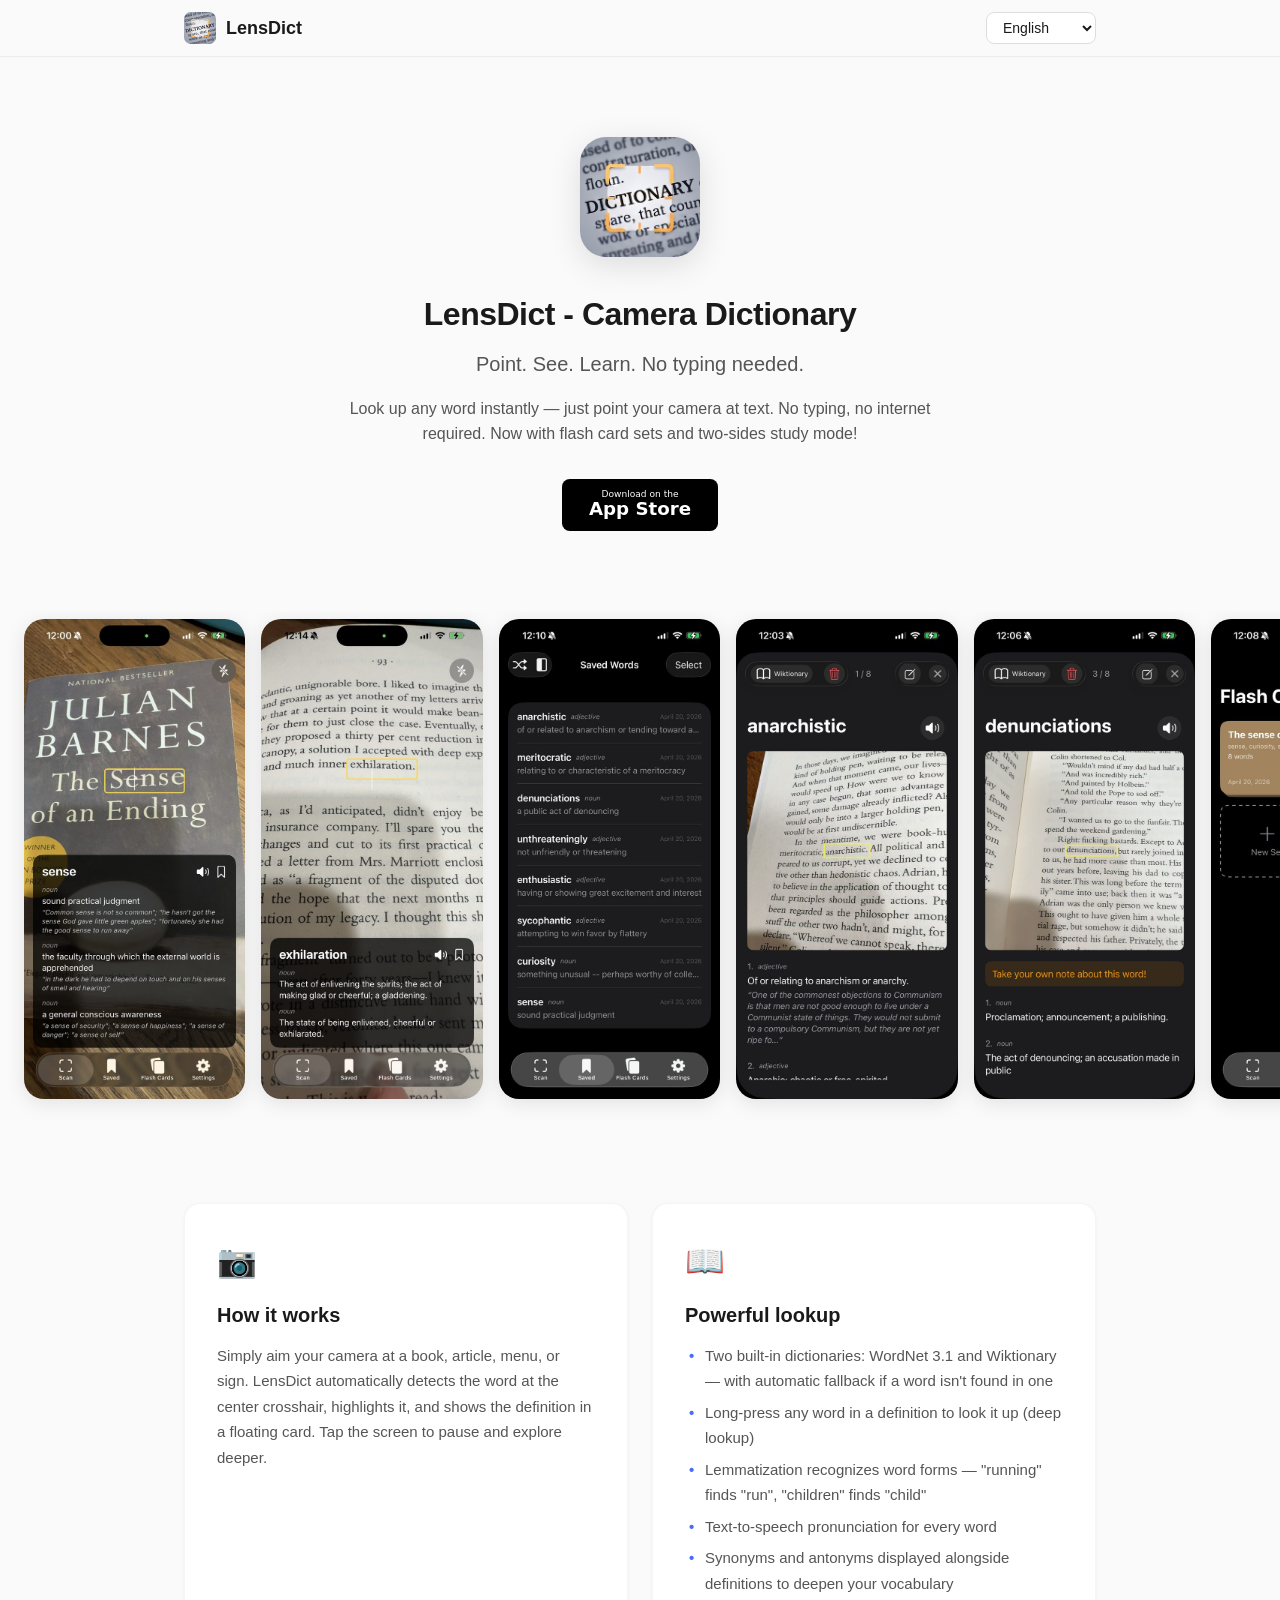
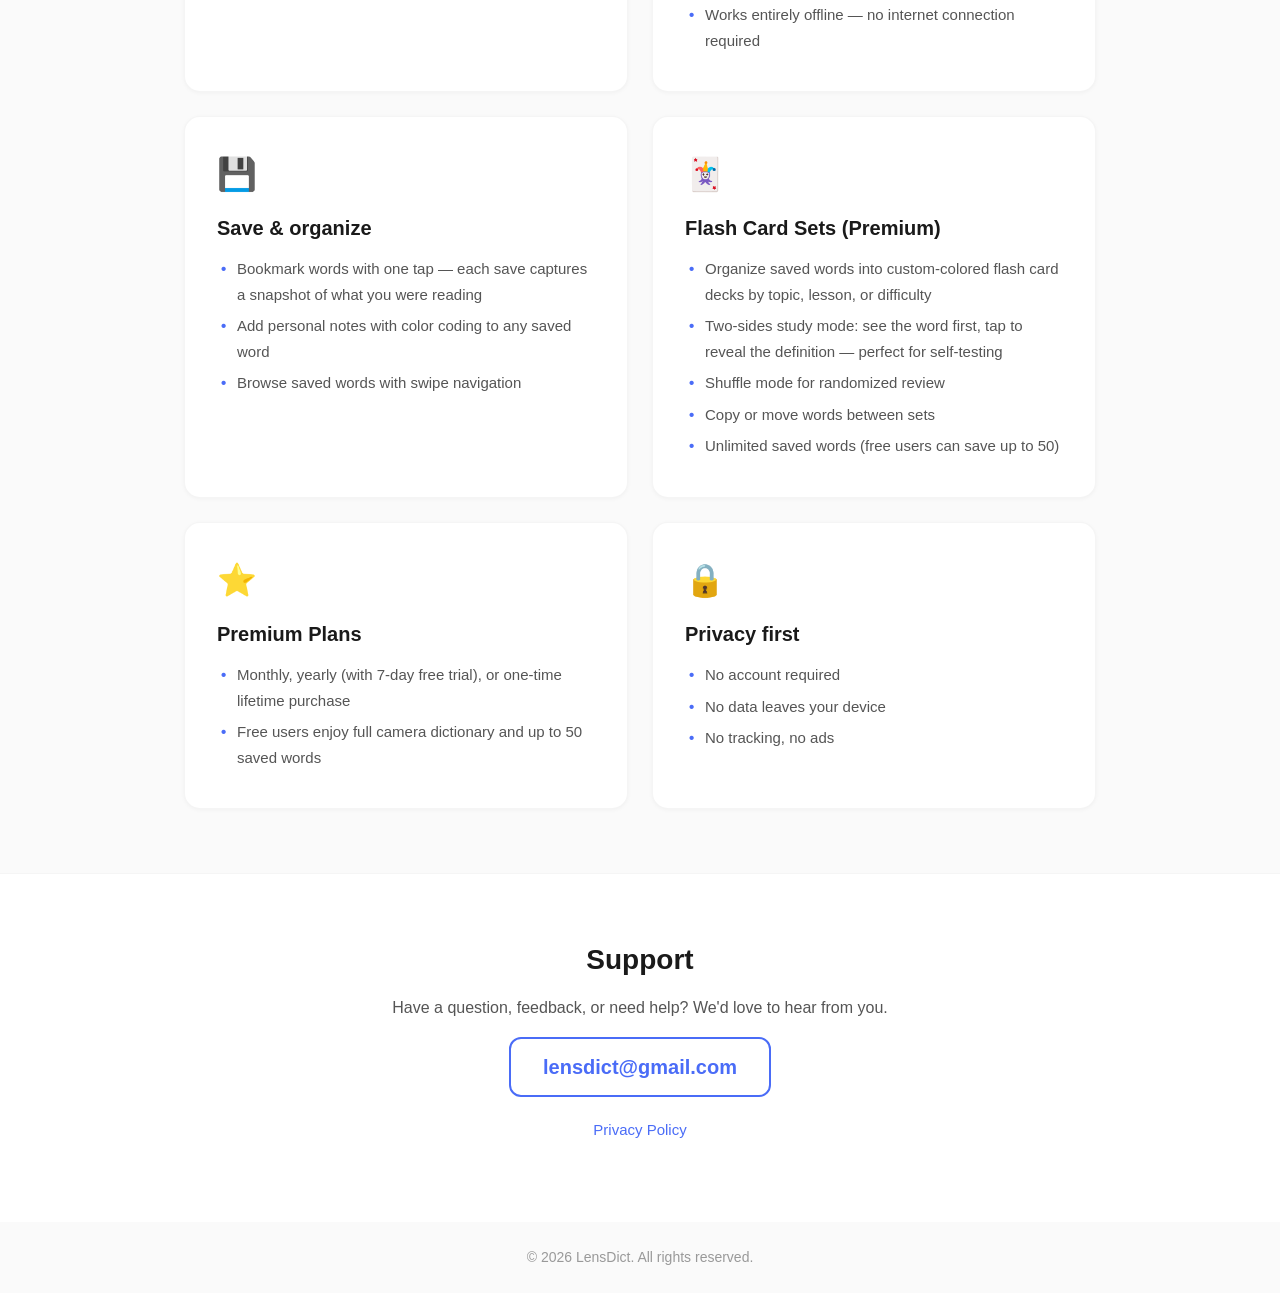
<file: index.html>
<!DOCTYPE html>
<html lang="en">
<head>
    <meta charset="UTF-8">
    <meta name="viewport" content="width=device-width, initial-scale=1.0">
    <title>LensDict - Camera Dictionary</title>
    <meta name="description" content="Point your camera at any text and instantly see word definitions. No typing, no internet needed.">
    <link rel="icon" type="image/png" href="images/icon-web.png">
    <link rel="stylesheet" href="css/style.css">
</head>
<body>

<!-- Navigation -->
<nav class="nav">
    <div class="nav-inner">
        <div class="nav-brand">
            <img src="images/icon-web.png" alt="LensDict" class="nav-icon">
            <span>LensDict</span>
        </div>
        <div class="nav-right">
            <select id="lang-switcher" class="lang-switcher" aria-label="Language">
                <option value="en">English</option>
                <option value="zh-Hans">简体中文</option>
                <option value="zh-Hant">繁體中文</option>
                <option value="ja">日本語</option>
                <option value="ko">한국어</option>
                <option value="es">Español</option>
                <option value="pt-BR">Português</option>
            </select>
        </div>
    </div>
</nav>

<!-- Hero -->
<section class="hero">
    <div class="container">
        <img src="images/icon-web.png" alt="LensDict App Icon" class="hero-icon">
        <h1 data-i18n="appName">LensDict - Camera Dictionary</h1>
        <p class="hero-subtitle" data-i18n="subtitle">Point. See. Learn. No typing needed.</p>
        <p class="hero-promo" data-i18n="promo">Look up any word instantly — just point your camera at text. No typing, no internet required. Now with flash card sets and two-sides study mode!</p>
        <a href="https://apps.apple.com/app/lensdict-camera-dictionary/id6762572739" class="app-store-badge" aria-label="Download on the App Store">
            <svg viewBox="0 0 120 40" width="156" height="52">
                <rect width="120" height="40" rx="6" fill="#000"/>
                <text x="60" y="14" text-anchor="middle" fill="#fff" font-size="7" font-family="-apple-system, system-ui, sans-serif">Download on the</text>
                <text x="60" y="28" text-anchor="middle" fill="#fff" font-size="14" font-weight="600" font-family="-apple-system, system-ui, sans-serif">App Store</text>
            </svg>
        </a>
    </div>
</section>

<!-- Screenshots -->
<section class="screenshots">
    <div class="container">
        <div class="screenshots-track" id="screenshots-track">
            <img src="images/screenshot-1.jpg" alt="Screenshot 1" loading="lazy">
            <img src="images/screenshot-2.jpg" alt="Screenshot 2" loading="lazy">
            <img src="images/screenshot-3.jpg" alt="Screenshot 3" loading="lazy">
            <img src="images/screenshot-4.jpg" alt="Screenshot 4" loading="lazy">
            <img src="images/screenshot-5.jpg" alt="Screenshot 5" loading="lazy">
            <img src="images/screenshot-6.jpg" alt="Screenshot 6" loading="lazy">
            <img src="images/screenshot-7.jpg" alt="Screenshot 7" loading="lazy">
            <img src="images/screenshot-8.jpg" alt="Screenshot 8" loading="lazy">
        </div>
    </div>
</section>

<!-- Features -->
<section class="features">
    <div class="container">

        <div class="feature-card">
            <div class="feature-icon">📷</div>
            <h2 data-i18n="feat1Title">How it works</h2>
            <p data-i18n="feat1Desc">Simply aim your camera at a book, article, menu, or sign. LensDict automatically detects the word at the center crosshair, highlights it, and shows the definition in a floating card. Tap the screen to pause and explore deeper.</p>
        </div>

        <div class="feature-card">
            <div class="feature-icon">📖</div>
            <h2 data-i18n="feat2Title">Powerful lookup</h2>
            <ul>
                <li data-i18n="feat2a">Two built-in dictionaries: WordNet 3.1 and Wiktionary — with automatic fallback if a word isn't found in one</li>
                <li data-i18n="feat2b">Long-press any word in a definition to look it up (deep lookup)</li>
                <li data-i18n="feat2c">Lemmatization recognizes word forms — "running" finds "run", "children" finds "child"</li>
                <li data-i18n="feat2d">Text-to-speech pronunciation for every word</li>
                <li data-i18n="feat2f">Synonyms and antonyms displayed alongside definitions to deepen your vocabulary</li>
                <li data-i18n="feat2e">Works entirely offline — no internet connection required</li>
            </ul>
        </div>

        <div class="feature-card">
            <div class="feature-icon">💾</div>
            <h2 data-i18n="feat3Title">Save &amp; organize</h2>
            <ul>
                <li data-i18n="feat3a">Bookmark words with one tap — each save captures a snapshot of what you were reading</li>
                <li data-i18n="feat3b">Add personal notes with color coding to any saved word</li>
                <li data-i18n="feat3c">Browse saved words with swipe navigation</li>
            </ul>
        </div>

        <div class="feature-card">
            <div class="feature-icon">🃏</div>
            <h2 data-i18n="feat4Title">Flash Card Sets (Premium)</h2>
            <ul>
                <li data-i18n="feat4a">Organize saved words into custom-colored flash card decks by topic, lesson, or difficulty</li>
                <li data-i18n="feat4b">Two-sides study mode: see the word first, tap to reveal the definition — perfect for self-testing</li>
                <li data-i18n="feat4c">Shuffle mode for randomized review</li>
                <li data-i18n="feat4d">Copy or move words between sets</li>
                <li data-i18n="feat4e">Unlimited saved words (free users can save up to 50)</li>
            </ul>
        </div>

        <div class="feature-card">
            <div class="feature-icon">⭐</div>
            <h2 data-i18n="feat5Title">Premium Plans</h2>
            <ul>
                <li data-i18n="feat5a">Monthly, yearly (with 7-day free trial), or one-time lifetime purchase</li>
                <li data-i18n="feat5b">Free users enjoy full camera dictionary and up to 50 saved words</li>
            </ul>
        </div>

        <div class="feature-card">
            <div class="feature-icon">🔒</div>
            <h2 data-i18n="feat6Title">Privacy first</h2>
            <ul>
                <li data-i18n="feat6a">No account required</li>
                <li data-i18n="feat6b">No data leaves your device</li>
                <li data-i18n="feat6c">No tracking, no ads</li>
            </ul>
        </div>

    </div>
</section>

<!-- Support -->
<section class="support">
    <div class="container">
        <h2 data-i18n="supportTitle">Support</h2>
        <p data-i18n="supportDesc">Have a question, feedback, or need help? We'd love to hear from you.</p>
        <a href="mailto:lensdict@gmail.com" class="support-email">lensdict@gmail.com</a>
        <p class="support-links">
            <a href="privacy.html" data-i18n="privacyLink">Privacy Policy</a>
        </p>
    </div>
</section>

<!-- Footer -->
<footer class="footer">
    <div class="container">
        <p>&copy; 2026 LensDict. <span data-i18n="footerRights">All rights reserved.</span></p>
    </div>
</footer>

<script src="js/i18n.js"></script>
</body>
</html>
</file>
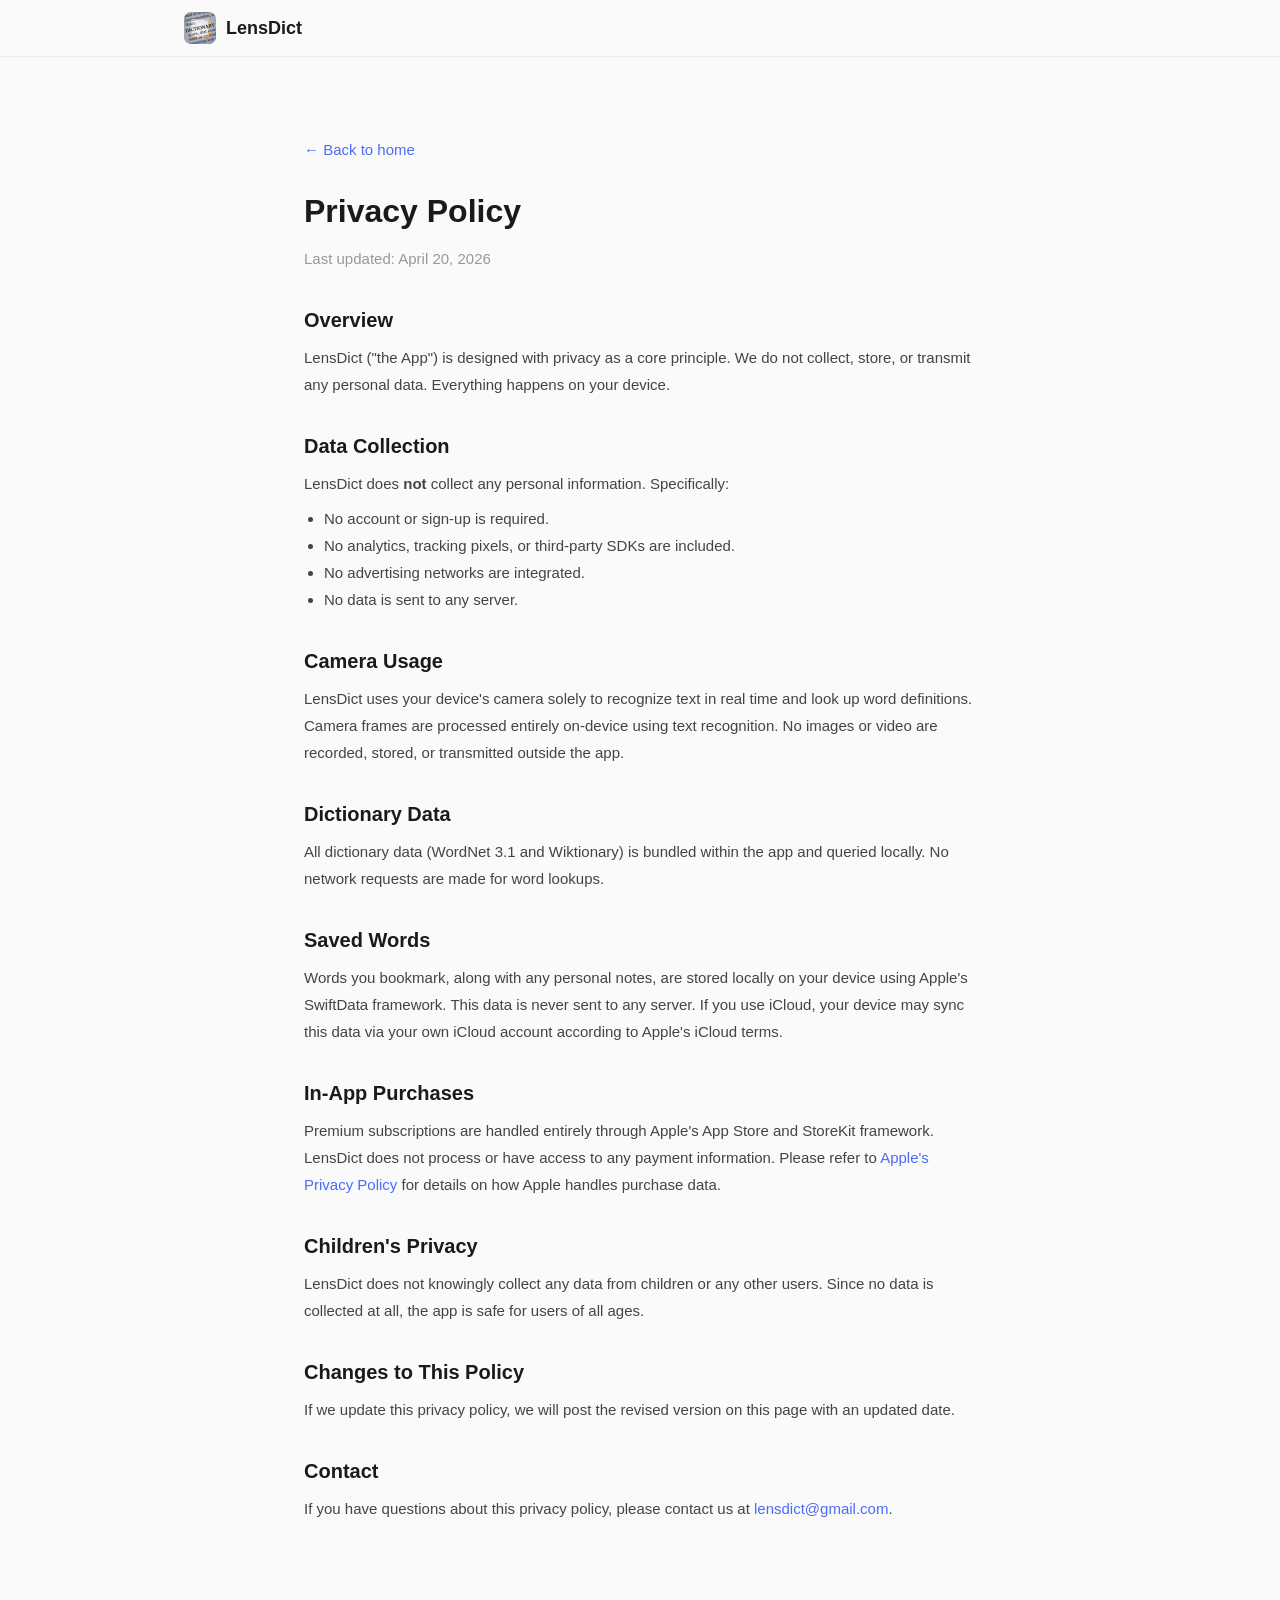
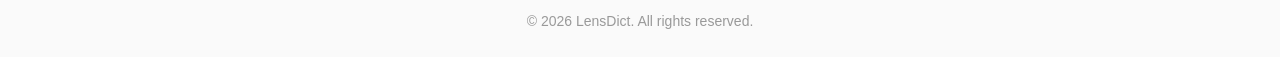
<file: privacy.html>
<!DOCTYPE html>
<html lang="en">
<head>
    <meta charset="UTF-8">
    <meta name="viewport" content="width=device-width, initial-scale=1.0">
    <title>Privacy Policy — LensDict</title>
    <link rel="icon" type="image/png" href="images/icon-web.png">
    <link rel="stylesheet" href="css/style.css">
    <style>
        .policy { max-width: 720px; margin: 0 auto; padding: 80px 24px 64px; }
        .policy h1 { font-size: 32px; margin-bottom: 8px; }
        .policy .date { color: #999; margin-bottom: 32px; }
        .policy h2 { font-size: 20px; margin-top: 32px; margin-bottom: 8px; }
        .policy p, .policy li { font-size: 15px; color: #444; line-height: 1.8; }
        .policy ul { padding-left: 20px; margin: 8px 0; }
        .policy a { color: var(--color-accent); text-decoration: none; }
        .policy a:hover { text-decoration: underline; }
        .back { display: inline-block; margin-bottom: 24px; font-size: 15px; }
    </style>
</head>
<body>

<nav class="nav">
    <div class="nav-inner">
        <a href="index.html" class="nav-brand" style="text-decoration:none;color:inherit;">
            <img src="images/icon-web.png" alt="LensDict" class="nav-icon">
            <span>LensDict</span>
        </a>
    </div>
</nav>

<div class="policy">
    <a href="index.html" class="back">&larr; Back to home</a>
    <h1>Privacy Policy</h1>
    <p class="date">Last updated: April 20, 2026</p>

    <h2>Overview</h2>
    <p>LensDict ("the App") is designed with privacy as a core principle. We do not collect, store, or transmit any personal data. Everything happens on your device.</p>

    <h2>Data Collection</h2>
    <p>LensDict does <strong>not</strong> collect any personal information. Specifically:</p>
    <ul>
        <li>No account or sign-up is required.</li>
        <li>No analytics, tracking pixels, or third-party SDKs are included.</li>
        <li>No advertising networks are integrated.</li>
        <li>No data is sent to any server.</li>
    </ul>

    <h2>Camera Usage</h2>
    <p>LensDict uses your device's camera solely to recognize text in real time and look up word definitions. Camera frames are processed entirely on-device using text recognition. No images or video are recorded, stored, or transmitted outside the app.</p>

    <h2>Dictionary Data</h2>
    <p>All dictionary data (WordNet 3.1 and Wiktionary) is bundled within the app and queried locally. No network requests are made for word lookups.</p>

    <h2>Saved Words</h2>
    <p>Words you bookmark, along with any personal notes, are stored locally on your device using Apple's SwiftData framework. This data is never sent to any server. If you use iCloud, your device may sync this data via your own iCloud account according to Apple's iCloud terms.</p>

    <h2>In-App Purchases</h2>
    <p>Premium subscriptions are handled entirely through Apple's App Store and StoreKit framework. LensDict does not process or have access to any payment information. Please refer to <a href="https://www.apple.com/legal/privacy/" rel="noopener">Apple's Privacy Policy</a> for details on how Apple handles purchase data.</p>

    <h2>Children's Privacy</h2>
    <p>LensDict does not knowingly collect any data from children or any other users. Since no data is collected at all, the app is safe for users of all ages.</p>

    <h2>Changes to This Policy</h2>
    <p>If we update this privacy policy, we will post the revised version on this page with an updated date.</p>

    <h2>Contact</h2>
    <p>If you have questions about this privacy policy, please contact us at <a href="mailto:lensdict@gmail.com">lensdict@gmail.com</a>.</p>
</div>

<footer class="footer">
    <div class="container">
        <p>&copy; 2026 LensDict. All rights reserved.</p>
    </div>
</footer>

</body>
</html>
</file>
<file: css/style.css>
/* === Reset & Base === */
*, *::before, *::after { box-sizing: border-box; margin: 0; padding: 0; }

:root {
    --color-bg: #fafafa;
    --color-surface: #ffffff;
    --color-text: #1a1a1a;
    --color-text-secondary: #555;
    --color-accent: #4a6cf7;
    --color-accent-dark: #3b5de7;
    --radius: 16px;
    --max-width: 960px;
}

html { scroll-behavior: smooth; }

body {
    font-family: -apple-system, BlinkMacSystemFont, "SF Pro Display", "Segoe UI", Roboto, Helvetica, Arial, sans-serif;
    background: var(--color-bg);
    color: var(--color-text);
    line-height: 1.6;
    -webkit-font-smoothing: antialiased;
}

.container {
    max-width: var(--max-width);
    margin: 0 auto;
    padding: 0 24px;
}

/* === Nav === */
.nav {
    position: sticky;
    top: 0;
    z-index: 100;
    background: rgba(250, 250, 250, 0.85);
    backdrop-filter: blur(20px);
    -webkit-backdrop-filter: blur(20px);
    border-bottom: 1px solid rgba(0,0,0,0.06);
}

.nav-inner {
    max-width: var(--max-width);
    margin: 0 auto;
    padding: 12px 24px;
    display: flex;
    align-items: center;
    justify-content: space-between;
}

.nav-brand {
    display: flex;
    align-items: center;
    gap: 10px;
    font-size: 18px;
    font-weight: 700;
}

.nav-icon {
    width: 32px;
    height: 32px;
    border-radius: 7px;
}

.lang-switcher {
    padding: 6px 12px;
    border: 1px solid #ddd;
    border-radius: 8px;
    background: var(--color-surface);
    font-size: 14px;
    color: var(--color-text);
    cursor: pointer;
    outline: none;
}

.lang-switcher:focus {
    border-color: var(--color-accent);
}

/* === Hero === */
.hero {
    text-align: center;
    padding: 80px 24px 48px;
}

.hero-icon {
    width: 120px;
    height: 120px;
    border-radius: 26px;
    box-shadow: 0 8px 32px rgba(0,0,0,0.12);
    margin-bottom: 24px;
}

.hero h1 {
    font-size: 32px;
    font-weight: 800;
    letter-spacing: -0.5px;
    margin-bottom: 8px;
}

.hero-subtitle {
    font-size: 20px;
    color: var(--color-text-secondary);
    margin-bottom: 16px;
}

.hero-promo {
    font-size: 16px;
    color: var(--color-text-secondary);
    max-width: 600px;
    margin: 0 auto 32px;
}

.app-store-badge svg {
    transition: transform 0.2s;
}

.app-store-badge:hover svg {
    transform: scale(1.05);
}

/* === Screenshots === */
.screenshots {
    padding: 24px 0 48px;
    overflow: hidden;
}

.screenshots .container {
    max-width: 100%;
    padding: 0;
}

.screenshots-track {
    display: flex;
    gap: 16px;
    overflow-x: auto;
    scroll-snap-type: x mandatory;
    -webkit-overflow-scrolling: touch;
    padding: 8px 24px 24px;
    scrollbar-width: none;
}

.screenshots-track::-webkit-scrollbar { display: none; }

.screenshots-track img {
    flex-shrink: 0;
    height: 480px;
    border-radius: 20px;
    scroll-snap-align: center;
    box-shadow: 0 4px 20px rgba(0,0,0,0.1);
    object-fit: contain;
}

/* === Features === */
.features {
    padding: 32px 0 64px;
}

.features .container {
    display: grid;
    grid-template-columns: 1fr 1fr;
    gap: 24px;
}

.feature-card {
    background: var(--color-surface);
    border-radius: var(--radius);
    padding: 32px;
    box-shadow: 0 1px 4px rgba(0,0,0,0.04);
    border: 1px solid rgba(0,0,0,0.04);
}

.feature-icon {
    font-size: 32px;
    margin-bottom: 12px;
}

.feature-card h2 {
    font-size: 20px;
    font-weight: 700;
    margin-bottom: 12px;
}

.feature-card p,
.feature-card li {
    font-size: 15px;
    color: var(--color-text-secondary);
    line-height: 1.7;
}

.feature-card ul {
    list-style: none;
    padding: 0;
}

.feature-card li {
    padding-left: 20px;
    position: relative;
    margin-bottom: 6px;
}

.feature-card li::before {
    content: "•";
    position: absolute;
    left: 4px;
    color: var(--color-accent);
    font-weight: 700;
}

/* === Support === */
.support {
    text-align: center;
    padding: 64px 24px;
    background: var(--color-surface);
    border-top: 1px solid rgba(0,0,0,0.04);
}

.support h2 {
    font-size: 28px;
    font-weight: 800;
    margin-bottom: 12px;
}

.support p {
    font-size: 16px;
    color: var(--color-text-secondary);
    margin-bottom: 16px;
}

.support-email {
    display: inline-block;
    font-size: 20px;
    font-weight: 600;
    color: var(--color-accent);
    text-decoration: none;
    padding: 12px 32px;
    border: 2px solid var(--color-accent);
    border-radius: 12px;
    transition: all 0.2s;
}

.support-email:hover {
    background: var(--color-accent);
    color: #fff;
}

.support-links {
    margin-top: 20px;
}

.support-links a {
    color: var(--color-accent);
    text-decoration: none;
    font-size: 15px;
}

.support-links a:hover {
    text-decoration: underline;
}

/* === Footer === */
.footer {
    text-align: center;
    padding: 24px;
    font-size: 14px;
    color: #999;
}

/* === Responsive === */
@media (max-width: 680px) {
    .hero { padding: 56px 24px 32px; }
    .hero h1 { font-size: 26px; }
    .hero-subtitle { font-size: 17px; }
    .hero-icon { width: 96px; height: 96px; border-radius: 22px; }

    .screenshots-track img { height: 380px; border-radius: 16px; }

    .features .container {
        grid-template-columns: 1fr;
        gap: 16px;
    }

    .feature-card { padding: 24px; }
    .support h2 { font-size: 24px; }
}
</file>
